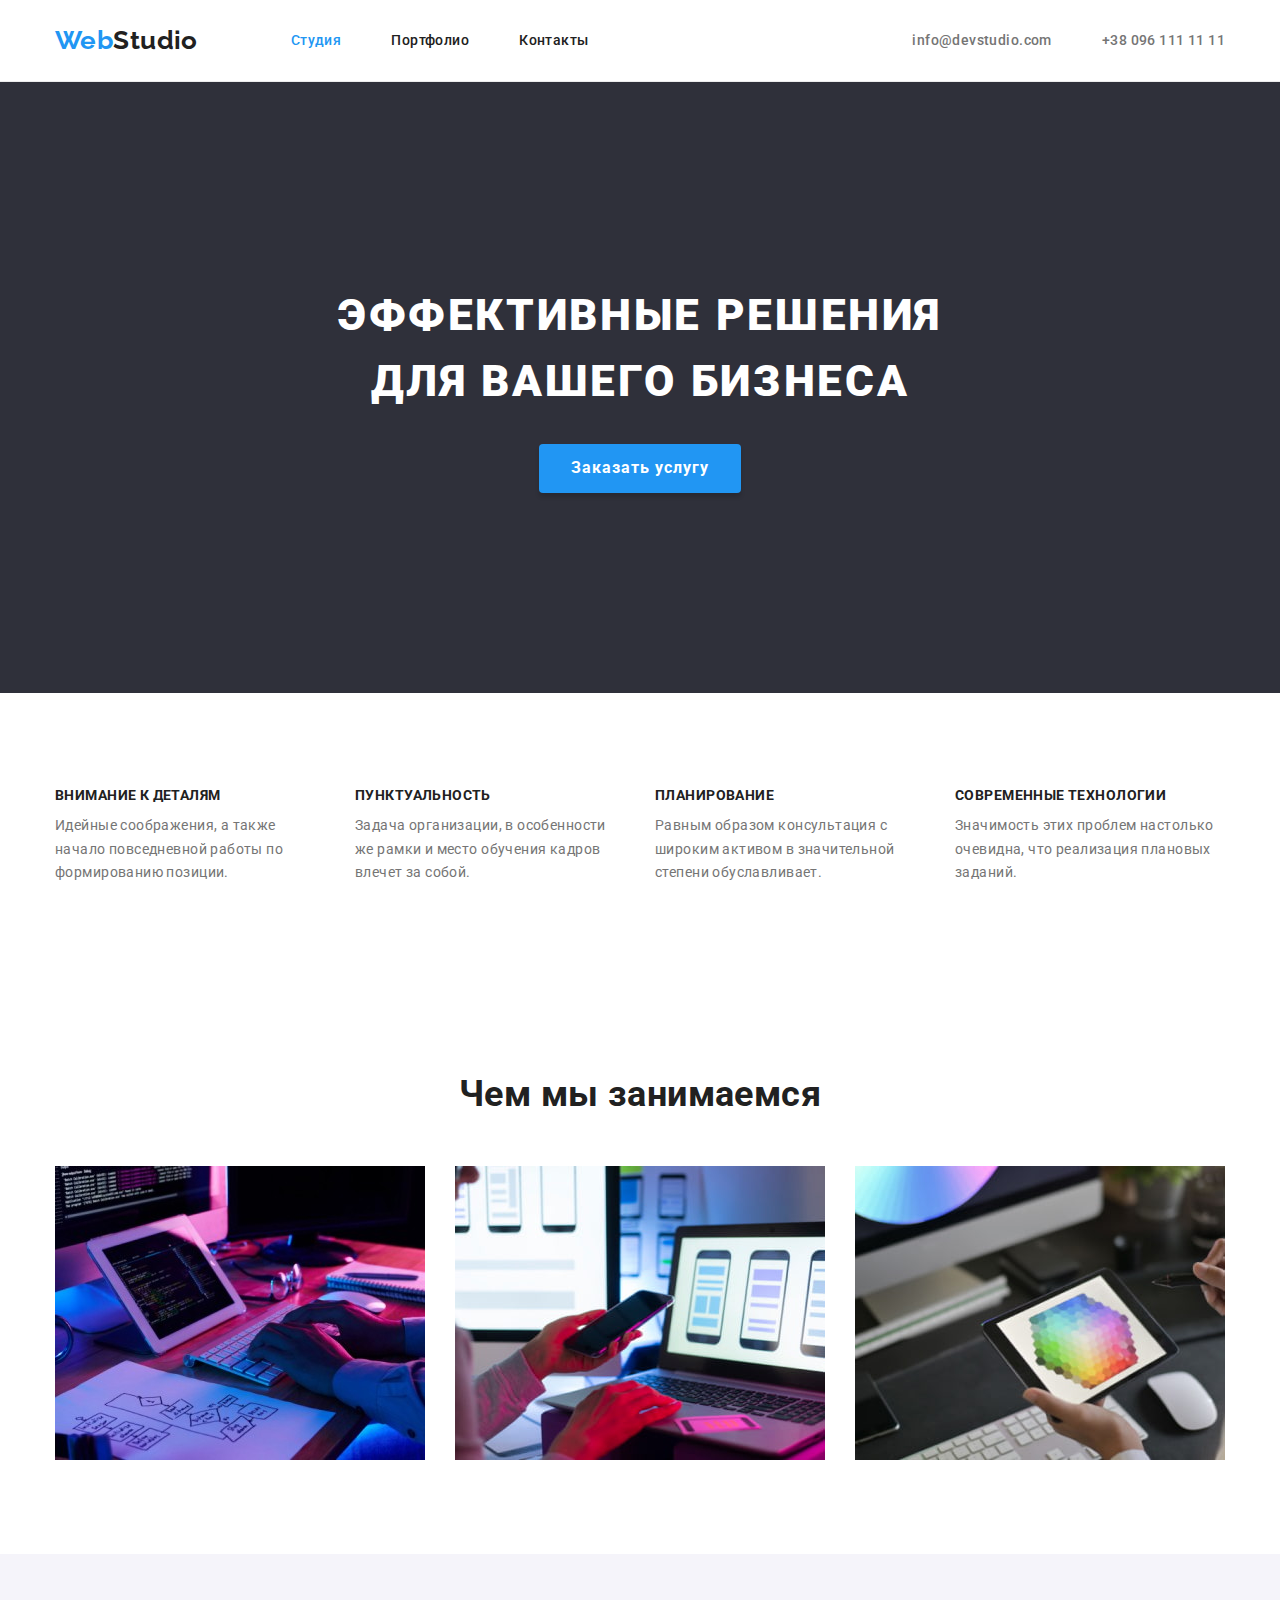
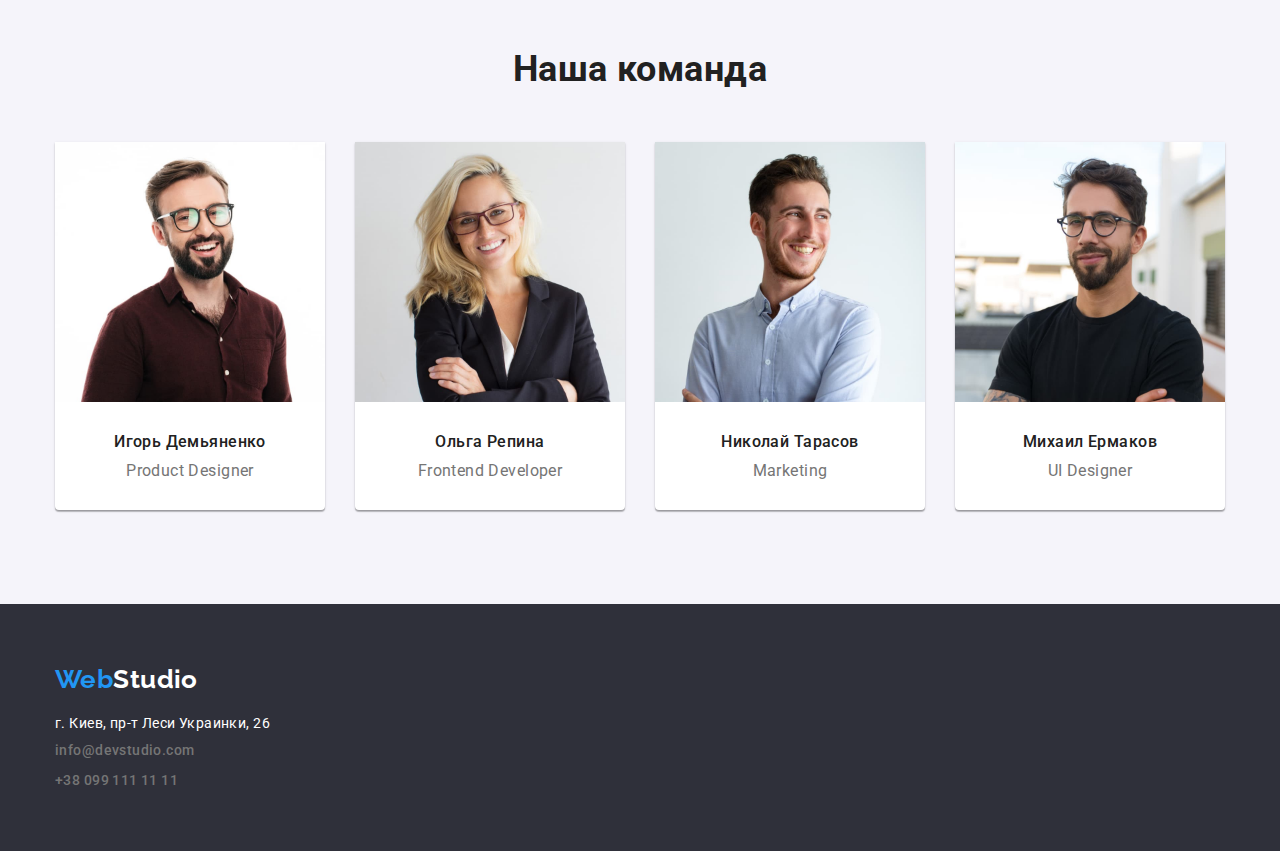
<file: index.html>
<!DOCTYPE html>
<html lang="ru">
<head>
    <meta charset="UTF-8">
    <meta http-equiv="X-UA-Compatible" content="IE=edge">
    <meta name="viewport" content="width=device-width, initial-scale=1.0">
    <title>WebStudio</title>
    
    <link rel="stylesheet" href="https://cdnjs.cloudflare.com/ajax/libs/modern-normalize/1.1.0/modern-normalize.min.css"> 

    <link rel="preconnect" href="https://fonts.googleapis.com">
    <link rel="preconnect" href="https://fonts.gstatic.com" crossorigin>
    <link href="https://fonts.googleapis.com/css2?family=Raleway:wght@700&family=Roboto:wght@400;500;700;900&display=swap" rel="stylesheet">

    <link rel="stylesheet" href="./css/style.css">
</head>
<body>
<!-- Шапка -->
    <header class="page-header">
        <div class="conteiner">
            <nav class="site-nav">
                <a href="./index.html" class="logo"><span>Web</span>Studio</a>
                <ul class="page-nav">
                    <li class="item"><a href="./index.html" class="link current">Студия</a></li>
                    <li class="item"><a href="./portfolio.html" class="link">Портфолио</a></li>
                    <li class="item"><a href="" class="link">Контакты</a></li>
                </ul>
            </nav>
                <ul class="auth-nav">
                    <li class="item"><a href="mailto:info@devstudio.com" class="contact-link">info@devstudio.com</a></li>
                    <li class="item"><a href="tel:+380961111111" class="contact-link">+38 096 111 11 11</a></li>
                </ul>
        </div>
    </header>
    <main>
    <!-- Герой -->
        <section class="hero">
                <div class="conteiner">
                    <h1 class="hero-title">Эффективные решения для вашего бизнеса</h1>
                    <button type="button" class="hero-button">Заказать услугу</button>
                </div>
        </section>
    <!-- Особенности -->
        <section class="feature section">   
                <div class="conteiner">
                    <h2>Особенности</h2>    
                    <ul class="feature-list">
                        <li class="item">
                            <h3 class="feature-title">Внимание к деталям</h3>
                            <p class="feature-text">Идейные соображения, а также начало повседневной работы по формированию позиции.</p>
                        </li>
                        <li class="item">
                            <h3 class="feature-title">Пунктуальность</h3>
                            <p class="feature-text">Задача организации, в особенности же рамки и место обучения кадров влечет за собой.</p>
                        </li>
                        <li class="item">
                            <h3 class="feature-title">Планирование</h3>
                            <p class="feature-text">Равным образом консультация с широким активом в значительной степени обуславливает.</p>
                        </li>
                        <li class="item">
                            <h3 class="feature-title">Современные технологии</h3>
                            <p class="feature-text">Значимость этих проблем настолько очевидна, что реализация плановых заданий.</p>
                        </li>
                    </ul>
                </div>
        </section>
    <!-- Чем мы занимаемся -->
        <section class="work section">
                <div class="conteiner">
                    <h2 class="work-title">Чем мы занимаемся</h2>
                    <ul class="work-list">
                        <li class="item"><img src="./image/pc.jpg" alt="pc" width="370"></li>
                        <li class="item"><img src="./image/phone.jpg" alt="phone" width="370"></li>
                        <li class="item"><img src="./image/tablet.jpg" alt="tablet" width="370"></li>
                    </ul>
                </div>
        </section>
    <!-- Наша команда -->
        <section class="team section">
                <div class="conteiner">
                    <h2 class="team-title">Наша команда</h2>
                    <ul class="team-flex">
                        <li class="item">
                            <img src="./image/igor.jpg" alt="Игорь Демьяненко" width="270">
                            <h3 class="team-people">Игорь Демьяненко</h3>
                            <p class="team-text">Product Designer</p>
                        </li>
                        <li class="item">
                            <img src="./image/olga.jpg" alt="Ольга Репина" width="270">
                            <h3 class="team-people">Ольга Репина</h3>
                            <p class="team-text">Frontend Developer</p>
                        </li>
                        <li class="item">
                            <img src="./image/nikolai.jpg" alt="Николай Тарасов" width="270">
                            <h3 class="team-people">Николай Тарасов</h3>
                            <p class="team-text">Marketing</p>
                        </li>
                        <li class="item">
                            <img src="./image/mihail.jpg" alt="Михаил Ермаков" width="270">
                            <h3 class="team-people">Михаил Ермаков</h3>
                            <p class="team-text">UI Designer</p>
                        </li>
                    </ul>
                </div>
        </section>
    </main>
<!-- Подвал -->
    <footer class="footer">
        <div class="conteiner">
            <a href="./index.html" class="logo-footer"><span>Web</span>Studio</a>
            <address>
                <ul class="contact">          
                    <li class="item"><a href="https://goo.gl/maps/twE77rKZQX3kb6928" class="contact-address">г. Киев, пр-т Леси Украинки, 26</a></li>
                    <li class="item"><a href="mailto:info@devstudio.com" class="contact-link">info@devstudio.com</a></li>
                    <li class="item"><a href="tel:+380991111111" class="contact-link">+38 099 111 11 11</a></li>
                </ul>
            </address>
        </div>
    </footer>  
</body>
</html>
</file>
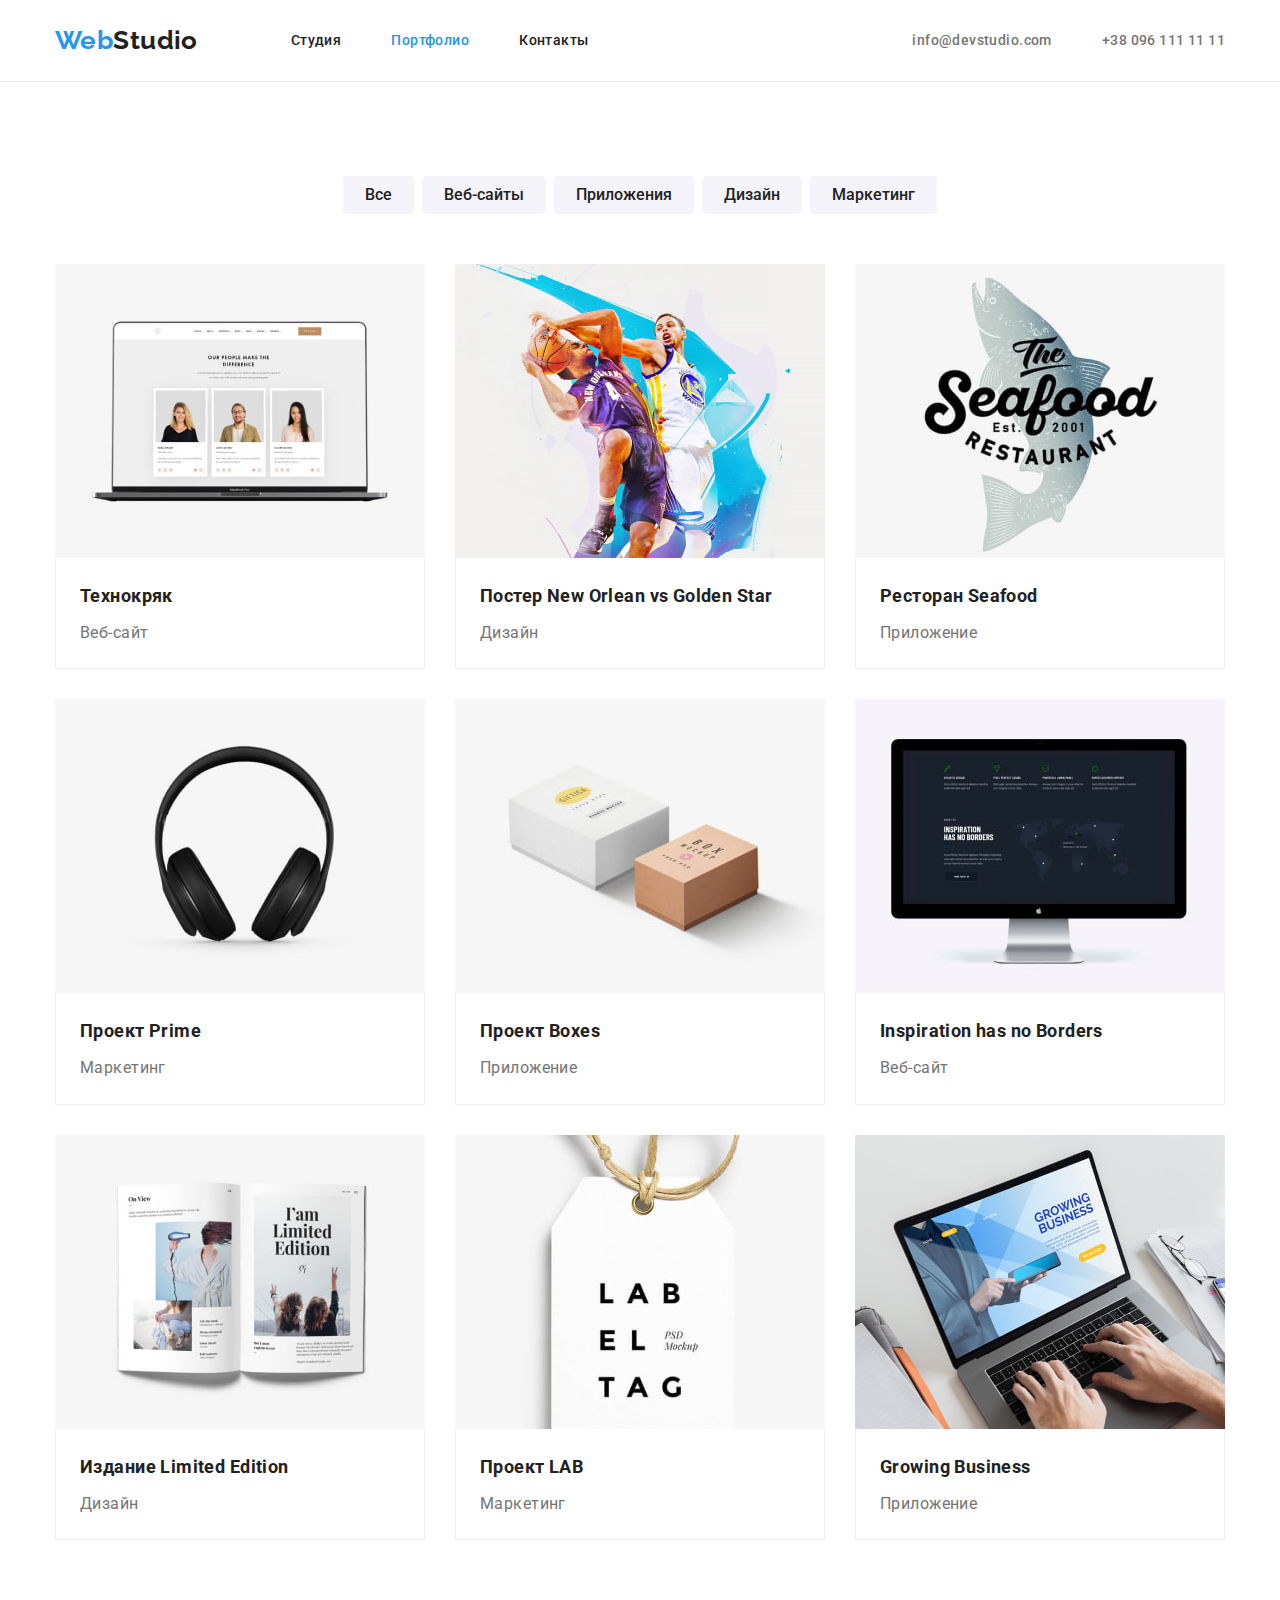
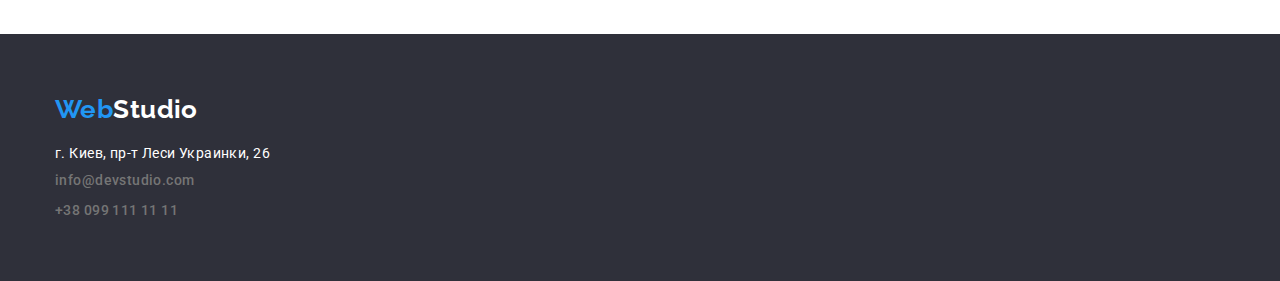
<file: portfolio.html>
<!DOCTYPE html>
<html lang="ru">
<head>
    <meta charset="UTF-8">
    <meta http-equiv="X-UA-Compatible" content="IE=edge">
    <meta name="viewport" content="width=device-width, initial-scale=1.0">
    <title>WebStudio</title>
    
    <link rel="stylesheet" href="https://cdnjs.cloudflare.com/ajax/libs/modern-normalize/1.1.0/modern-normalize.min.css">

    <link rel="preconnect" href="https://fonts.googleapis.com">
    <link rel="preconnect" href="https://fonts.gstatic.com" crossorigin>
    <link href="https://fonts.googleapis.com/css2?family=Raleway:wght@700&family=Roboto:wght@400;500;700;900&display=swap" rel="stylesheet">

    <link rel="stylesheet" href="./css/style.css">
</head>
<body>
<!-- Шапка -->
    <header class="page-header">
        <div class="conteiner">
            <nav class="site-nav">
                <a href="./index.html" class="logo"><span>Web</span>Studio</a>
                <ul class="page-nav">
                    <li class="item"><a href="./index.html" class="link ">Студия</a></li>
                    <li class="item"><a href="./portfolio.html" class="link current">Портфолио</a></li>
                    <li class="item"><a href="" class="link">Контакты</a></li>
                </ul>
            </nav>
                <ul class="auth-nav">
                    <li class="item"><a href="mailto:info@devstudio.com" class="contact-link">info@devstudio.com</a></li>
                    <li class="item"><a href="tel:+380961111111" class="contact-link">+38 096 111 11 11</a></li>
                </ul>
        </div>
    </header>
        <main>
            <!-- PROJECT -->
            <section class="project section">
                <div class="conteiner ">
                    <ul class="project-button">
                        <li class="item"><button type="button" class="button-nav">Все</button></li>
                        <li class="item"><button type="button" class="button-nav">Веб-сайты</button></li>
                        <li class="item"><button type="button" class="button-nav">Приложения</button></li>
                        <li class="item"><button type="button" class="button-nav">Дизайн</button></li>
                        <li class="item"><button type="button" class="button-nav">Маркетинг</button></li>
                    </ul>
        
                    <ul class="project-list">
                        <li class="item">
                            <img src="./image/macbook.jpg" alt="macbook" width="370">
                            <div class="cards">
                                <h2 class="cards-title">Технокряк</h2>
                                <p class="cards-text">Веб-сайт</p>
                            </div>
                        </li>
                        <li class="item">
                            <img src="./image/basketball.jpg" alt="basketball" width="370">
                            <div class="cards">
                                <h2 class="cards-title">Постер New Orlean vs Golden Star</h2>
                                <p class="cards-text">Дизайн</p>
                            </div>
                        </li>
                        <li class="item">
                            <img src="./image/fish.jpg" alt="fish" width="370">
                            <div class="cards">
                                <h2 class="cards-title">Ресторан Seafood</h2>
                                <p class="cards-text">Приложение</p>
                            </div>
                        </li>
                        <li class="item">
                            <img src="./image/headphones.jpg" alt="headphones" width="370">
                            <div class="cards">
                                <h2 class="cards-title">Проект Prime</h2>
                                <p class="cards-text">Маркетинг</p>
                            </div> 
                        </li>
                        <li class="item">
                            <img src="./image/brick.jpg" alt="brick" width="370">
                            <div class="cards">
                            <h2 class="cards-title">Проект Boxes</h2>
                            <p class="cards-text">Приложение</p>
                        </li>
                        <li class="item">
                            <img src="./image/imac.jpg" alt="imac" width="370">
                            <div class="cards">
                                <h2 class="cards-title">Inspiration has no Borders</h2>
                                <p class="cards-text">Веб-сайт</p>
                            </div>
                        </li>
                        <li class="item">
                            <img src="./image/newspaper.jpg" alt="newspaper" width="370">
                            <div class="cards">
                                <h2 class="cards-title">Издание Limited Edition</h2>
                                <p class="cards-text">Дизайн</p>
                            </div>
                        </li>
                        <li class="item">
                            <img src="./image/badge.jpg" alt="badge" width="370">
                            <div class="cards">
                                <h2 class="cards-title">Проект LAB</h2>
                                <p class="cards-text">Маркетинг</p>
                            </div>
                        </li>
                        <li class="item">
                            <img src="./image/notebook.jpg" alt="notebook" width="370">
                            <div class="cards">
                                <h2 class="cards-title">Growing Business</h2>
                                <p class="cards-text">Приложение</p>
                            </div>
                        </li>
                    </ul>
                </div>
            </section>
        </main>
   
<!-- Подвал -->
    <footer class="footer">
        <div class="conteiner">
            <a href="./index.html" class="logo-footer"><span>Web</span>Studio</a>
            <address>
                <ul class="contact">          
                    <li class="item"><a href="https://goo.gl/maps/twE77rKZQX3kb6928" class="contact-address">г. Киев, пр-т Леси Украинки, 26</a></li>
                    <li class="item"><a href="mailto:info@devstudio.com" class="contact-link">info@devstudio.com</a></li>
                    <li class="item"><a href="tel:+380991111111" class="contact-link">+38 099 111 11 11</a></li>
                </ul>
            </address>
        </div>
    </footer>  
</body>
</html>
</file>
<file: css/style.css>
:root{
    --primary-white-color: #ffffff;
    --accent-color: #2196F3;
    --primary-text-color:  #757575;
    --title-text-color: #212121;
    --background-dark-color: #2F303A;
    --background-grey-color: #F5F4FA;

}

body{
    color: var(--primary-text-color);
    font-family: 'Roboto', sans-serif;
    margin: 0;
    letter-spacing: 0.03em;
    font-size: 14px;
}

img{
    display: block;
    max-width: 100%;
    height: auto;
}

h1, h2, h3 ,h4 ,h5, h6, p, ul ,li{
    margin: 0;
    padding: 0;
}

.link,
.contact-link,
.logo,
.logo-footer,
.contact-address {
    text-decoration: none;
}


.item {
    list-style-type: none;
}

.conteiner{
    width: 1200px;
    margin: 0 auto;
    padding: 0 15px;
    

}

.section{
 padding-top: 94px;
 padding-bottom: 94px;

}

.work .section{
    padding-top: 0;
}

/* HEADER  _________________________________________*/

.page-header{
    border-bottom: 1px solid #ECECEC;
}

.page-header .conteiner, .site-nav{
    display: flex;
    align-items: center;
}



/* LOGO */

.logo {
    display: block;
    font-family: 'Raleway';
    color: var(--title-text-color);
    font-weight: 700;
    font-size: 26px;
    line-height: 1.2;
    padding: 25px 0;

}

.logo span{
    color: var(--accent-color);
}

/* NAVI */

.site-nav .link{
    color: var(--title-text-color);
    font-weight: 500;
    font-size: 14px;
    line-height: 1.5;
}

.site-nav .link:focus, .site-nav .link:hover{
    color: var(--accent-color);
}
 .site-nav .link.current{
    color: var(--accent-color);
 }

 .link{
    padding: 20px 0;
 }

 .site-nav .page-nav{
    display: flex;
    margin-left: 93px;
}

.page-nav .item{
    margin-right: 50px;
}

.page-nav .item:last-child{
    margin-right: 0;
}

.auth-nav{
    display: flex;
    margin-left: auto;
}

.auth-nav .item + .item{
    margin-left: 50px;
}

.contact-link{
    color: var(--primary-text-color);
    font-weight: 500;
    font-size: 14px;
    line-height: 1.5;
}

.contact-link:focus, .contact-link:hover{
    color: var(--accent-color);
}


/* HERO ___________________________________________________*/

.hero{
    background-color: var(--background-dark-color);
    text-align: center;
    padding: 200px 0;
    
}

.hero-title{
    margin: 0 auto;
    width: 696px;
    font-weight: 900;
    font-size: 44px;
    line-height: 1.5;
    text-align: center;
    letter-spacing: 0.06em;
    text-transform: uppercase;
    color: var(--primary-white-color);
    margin-bottom: 30px;
    
}

.hero-button{
    color: var(--primary-white-color);
    background-color: var(--accent-color);
    box-shadow: 0px 4px 4px rgba(0, 0, 0, 0.15);
    border-radius: 4px;
    font-weight: 700;
    font-size: 16px;
    line-height: 1.8;
    padding: 10px 32px;
    min-width: 200px;
    border: none;
    cursor: pointer;
    letter-spacing: 0.06em;

}

/* feature ________________________________________________________*/
 

.feature h2{
    text-align: center;
    display: none;
 
 
}

.feature-list{
    display: flex;
}

.feature-list .item{
    display: block;
    margin-right: 30px;
    width: 270px;
}

.feature-list .item:last-child{
    margin-right: 0;
}

.feature-title{
    font-weight: 700;
    font-size: 14px;
    line-height: 1.2;
    color: var(--title-text-color);
    margin-top: 0;
    margin-bottom: 10px;
    text-transform: uppercase;
}

.feature-text{
    font-weight: 400;
    font-size: 14px;
    line-height: 1.7;
    margin-top: 0;
    margin-bottom: 0;
}

/* WORK ___________________________________________________________________*/


.work-title{
    font-weight: 700;
    font-size: 36px;
    line-height: 1.2;
    text-align: center;
    color: var(--title-text-color);
    margin-top: 0;
    margin-bottom: 50px;
}

.work-list{
    display: flex;
    justify-content: center;
}

.work-list .item{
    
    margin-right: 30px;
    
}

.work-list .item:last-child{
    margin-right: 0;
}
/* TEAM ___________________________________________________________________________*/

.team{
   background-color: var(--background-grey-color); 
   
}

.team-title{
    font-weight: 700;
    font-size: 36px;
    line-height: 1.2;
    text-align: center;
    color: var(--title-text-color);
    margin-top: 0;
    margin-bottom: 50px;
}

.team-flex{
    display: flex;
}

.team-flex .item{
    margin-right: 30px;
    text-align: center;
    box-shadow: 0px 1px 3px rgba(0, 0, 0, 0.12), 0px 1px 1px rgba(0, 0, 0, 0.14), 0px 2px 1px rgba(0, 0, 0, 0.2);
    border-radius: 0px 0px 4px 4px;
    background-color: var(--primary-white-color);
}

.team-flex .item:last-child{
    margin-right: 0;
}

.team-people{
    margin-top: 30px;
    margin-bottom: 10px;
    font-weight: 500;
    font-size: 16px;
    line-height: 1.2;
    color: var(--title-text-color);

}

.team-text{
    font-size: 16px;
    line-height: 1.2;
    margin-bottom: 30px;

}

/* FOOTER ______________________________________________________________*/

.footer{
    background-color: var(--background-dark-color);
    margin: 0 auto;
    padding-top: 60px;
    padding-bottom: 60px;

    
}

.logo-footer{
    font-family: 'Raleway';
    color: var(--primary-white-color);
    font-weight: 700;
    font-size: 26px;
    line-height: 1.2;
}

address{
    margin-top: 20px;
    color: var(--primary-white-color);
}

.contact .item{
    margin-bottom: 9px;
}

.contact .item:last-child{
    margin-bottom: 0;
}

.logo-footer span{
    color: var(--accent-color);
}

.contact-address {
    color: var(--primary-white-color);
}
.contact{
    font-style: normal;
}









/* ||||||||||||||||||||||||||||||||||||||||||||||||||||||||||||||||||||||||||||||||||||||||||||| */


/* PORTFOLIO */




/* BUTTON */

.project-button{
 margin-top: 0;
 margin-bottom: 50px;
}

.button-nav{
    padding: 6px 22px;
    color: var(--title-text-color);
    background: var(--background-grey-color);
    border-radius: 4px;
    border: none;
    font-weight: 500;
    font-size: 16px;
    line-height: 1.6;
    cursor: pointer;
}

.button-nav:focus, .button-nav:hover{
    color: var(--primary-white-color);
    background-color: var(--accent-color);
}

/* PROJECT LIST ___________________________*/

.project{
    display: block;
}

.project .project-button{
    display: flex;
    justify-content: center;
}

.project-button .item{
    margin-right: 8px;
}

.project-button .item:last-child{
    margin-right: 0;
}




.project .project-list{
    display: flex;
    flex-wrap: wrap;
    justify-content: center;
}

.project-list .item{
    display: block;
    width: 370px;
    margin-right: 30px;
    margin-bottom: 30px;

    background-color: var(--primary-white-color);
    
}

.project-list .item:nth-child(3n + 3){
    margin-right: 0;
  }

  .project-list .item:nth-last-child(-n + 3) {
    margin-bottom: 0;
  }

  .cards{
    padding: 20px 24px;
    border-left: 1px solid #EEEEEE;
    border-right: 1px solid #EEEEEE;
    border-bottom: 1px solid #EEEEEE;
  }

.cards-title{
    margin-bottom: 4px;
    font-weight: 700;
    font-size: 18px;
    line-height: 2;
    color: var(--title-text-color);
}

.cards-text{
    font-size: 16px;
    line-height: 1.9;
}
</file>
